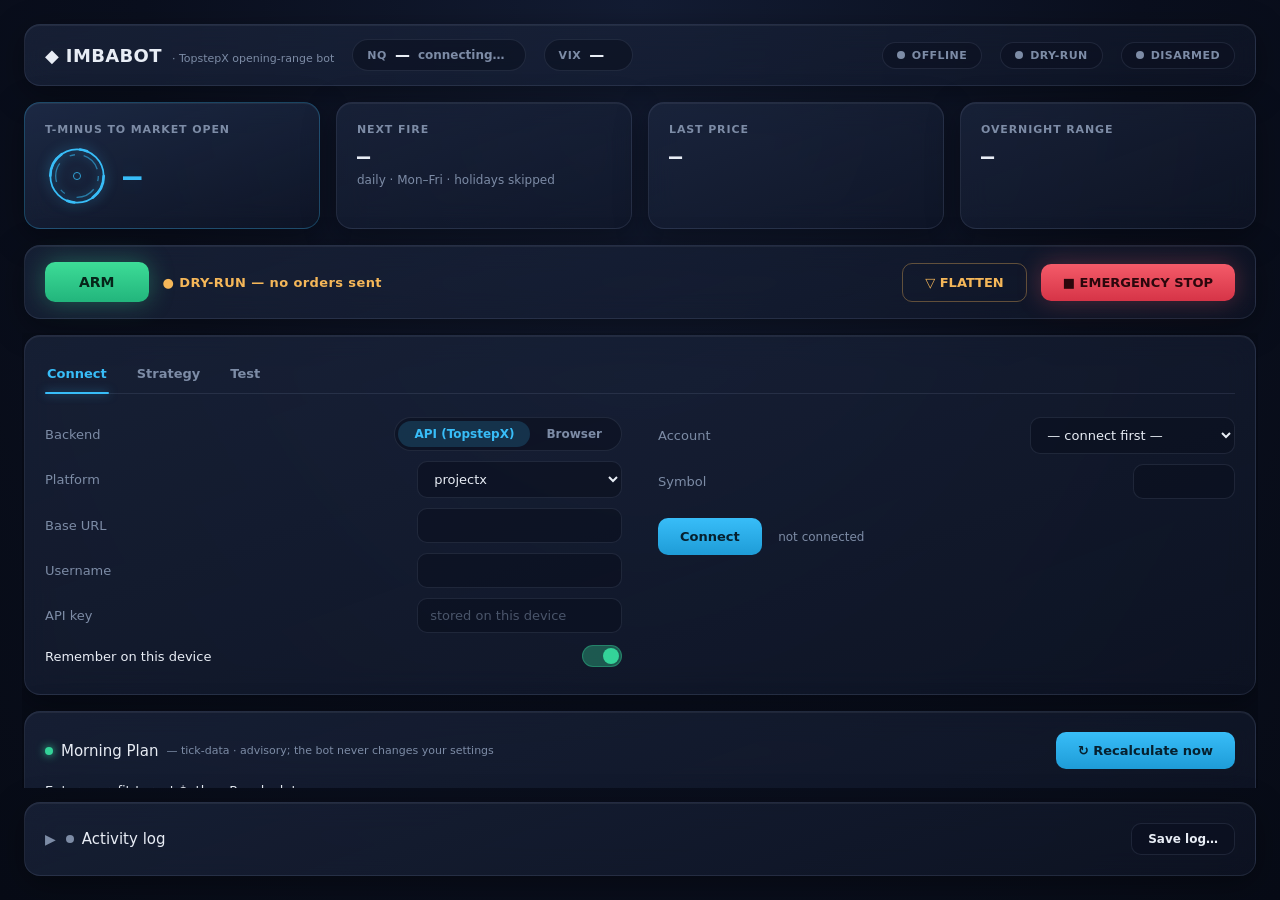
<file: imbabot/webui/static/index.html>
<!DOCTYPE html>
<html lang="en">
<head>
<meta charset="utf-8">
<title>Imbabot</title>
<link rel="stylesheet" href="style.css">
</head>
<body>
<div class="shell">

  <!-- ═══════════ Row 1 · top bar ═══════════ -->
  <header class="card topbar">
    <div class="brand">
      <span class="name">◆ IMBABOT</span>
      <span class="ver" id="ver">· TopstepX opening-range bot</span>
    </div>
    <div class="tick">
      <span class="sym" id="nq-sym">NQ</span>
      <span class="px num" id="nq-px">—</span>
      <span class="chg flat num" id="nq-chg">
        <span class="chg-pts" id="nq-chg-pts">connecting…</span>
        <span class="chg-pct" id="nq-chg-pct"></span>
      </span>
    </div>
    <div class="tick">
      <span class="sym">VIX</span>
      <span class="px num" id="vix-px">—</span>
      <span class="chg flat num" id="vix-chg">
        <span class="chg-pts" id="vix-chg-pts"></span>
        <span class="chg-pct" id="vix-chg-pct"></span>
      </span>
    </div>
    <div class="spacer"></div>
    <span class="pill" id="pill-conn"><span class="dot gray"></span><span id="pill-conn-txt">OFFLINE</span></span>
    <span class="pill" id="pill-live"><span class="dot gray" id="pill-live-dot"></span><span id="pill-live-txt">DRY-RUN</span></span>
    <span class="pill" id="pill-armed"><span class="dot gray" id="pill-armed-dot"></span><span id="pill-armed-txt">DISARMED</span></span>
    <button id="btn-update" hidden title="A newer version is available">⬆ Update</button>
  </header>

  <!-- ═══════════ Row 2 · hero stat cards ═══════════ -->
  <section class="stats">
    <div class="card stat stat-jarvis">
      <div class="section-label">T-minus to market open</div>
      <div class="jarvis">
        <svg class="ring" viewBox="0 0 72 72" width="64" height="64" aria-hidden="true">
          <circle class="ring-base" cx="36" cy="36" r="30"/>
          <circle class="ring-spin" cx="36" cy="36" r="30"/>
          <circle class="ring-spin2" cx="36" cy="36" r="24"/>
          <circle class="ring-sweep" cx="36" cy="36" r="30" id="ring-sweep"/>
          <circle class="ring-core" cx="36" cy="36" r="4"/>
        </svg>
        <div class="value hero num" id="stat-tminus">—</div>
      </div>
    </div>
    <div class="card stat">
      <div class="section-label">Next fire</div>
      <div class="value num" id="stat-fire">—</div>
      <div class="sub" id="stat-fire-sub">daily · Mon–Fri · holidays skipped</div>
    </div>
    <div class="card stat">
      <div class="section-label">Last price</div>
      <div class="value num" id="stat-price">—</div>
    </div>
    <div class="card stat">
      <div class="section-label">Overnight range</div>
      <div class="value num" id="stat-range">—</div>
    </div>
  </section>

  <!-- ═══════════ Row 3 · action bar ═══════════ -->
  <section class="card actions">
    <button class="btn-arm" id="btn-arm">ARM</button>
    <span class="mode-note" id="mode-note">● DRY-RUN — no orders sent</span>
    <div class="spacer"></div>
    <button class="btn-flatten" id="btn-flatten">▽ FLATTEN</button>
    <button class="btn-stop" id="btn-stop">■ EMERGENCY STOP</button>
  </section>

  <!-- ═══════════ Middle region: tabs card + Morning Plan (the ONLY internal scroller) ═══════════ -->
  <main class="middle">

  <!-- ═══════════ Row 4 · tabbed main card ═══════════ -->
  <section class="card">
    <div class="tabbar">
      <button class="tab active" data-tab="connect">Connect</button>
      <button class="tab" data-tab="strategy">Strategy</button>
      <button class="tab" data-tab="test">Test</button>
    </div>

    <!-- ── Connect ── -->
    <div class="tabpane active" id="pane-connect">
      <div class="grid2">
        <div>
          <div class="field"><label>Backend</label>
            <div class="segment" id="seg-backend">
              <button data-val="api" class="active">API (TopstepX)</button>
              <button data-val="browser">Browser</button>
            </div>
          </div>
          <div class="field"><label>Platform</label>
            <select id="f-platform"><option>projectx</option><option>tradesea</option></select>
          </div>
          <div class="field"><label>Base URL</label><input type="text" id="f-base"></div>
          <div class="field"><label>Username</label><input type="text" id="f-user"></div>
          <div class="field"><label>API key</label><input type="password" id="f-key" autocomplete="off"
               placeholder="stored on this device"></div>
          <div class="toggle-row"><span>Remember on this device</span>
            <label class="switch"><input type="checkbox" id="f-remember" checked><span class="slider"></span></label>
          </div>
        </div>
        <div>
          <div class="field"><label>Account</label>
            <select id="f-account"><option value="">— connect first —</option></select>
          </div>
          <div class="field"><label>Symbol</label><input type="text" class="short" id="f-symbol"></div>
          <div style="margin-top:14px">
            <button class="btn-primary" id="btn-connect">Connect</button>
            <span style="margin-left:12px;font-size:12px" class="flat" id="conn-status">not connected</span>
          </div>
          <div class="mp-meta" id="contract-info"></div>
        </div>
      </div>
    </div>

    <!-- ── Strategy ── -->
    <div class="tabpane" id="pane-strategy">
      <div class="grid2">
        <div>
          <div class="field"><label>Entry points (±)</label><input type="number" class="short" id="f-entry" step="0.25"></div>
          <div class="field"><label>Stop-loss points <span class="hint">(bot-managed)</span></label>
            <span style="display:flex;align-items:center;gap:10px">
              <label class="switch"><input type="checkbox" id="f-botsl"><span class="slider"></span></label>
              <input type="number" class="short" id="f-sl" step="0.25">
            </span>
          </div>
          <div class="field"><label>Take-profit points <span class="hint">(bot-managed)</span></label>
            <span style="display:flex;align-items:center;gap:10px">
              <label class="switch"><input type="checkbox" id="f-bottp"><span class="slider"></span></label>
              <input type="number" class="short" id="f-tp" step="0.25">
            </span>
          </div>
          <div class="field"><label>Contracts</label><input type="number" class="short" id="f-contracts" step="1"></div>
          <div class="field"><label>Fire daily at (HH:MM:SS)</label><input type="text" class="short" id="f-daily-time"></div>
          <div style="margin-top:12px;display:flex;gap:10px;flex-wrap:wrap">
            <button class="btn-primary" id="btn-save">Save settings</button>
            <button class="btn-ghost" id="btn-daily">💾 Save &amp; arm daily (Mon–Fri)</button>
          </div>
        </div>
        <div>
          <div class="section-label" style="margin-bottom:8px">Mode</div>
          <div class="toggle-row"><span>One-Trade (auto OCO)<span class="hint">first fill cancels the other leg</span></span>
            <label class="switch"><input type="checkbox" id="f-oco"><span class="slider"></span></label>
          </div>
          <div class="toggle-row"><span>DRY-RUN (no real orders)<span class="hint">compute &amp; log only</span></span>
            <label class="switch"><input type="checkbox" id="f-dry"><span class="slider"></span></label>
          </div>
          <div class="toggle-row"><span>Stop-limit entries (cap slippage)<span class="hint">limit offset, ticks:</span></span>
            <span style="display:flex;align-items:center;gap:10px">
              <label class="switch"><input type="checkbox" id="f-stoplimit"><span class="slider"></span></label>
              <input type="number" class="short" id="f-limitoff" style="width:70px" step="1">
            </span>
          </div>
          <div class="toggle-row"><span>Use LIVE market data feed<span class="hint">off = sim data subscription</span></span>
            <label class="switch"><input type="checkbox" id="f-livedata"><span class="slider"></span></label>
          </div>
        </div>
      </div>
    </div>

    <!-- ── Test ── -->
    <div class="tabpane" id="pane-test">
      <div class="field" style="max-width:560px"><label>Test mode: fire at a custom time (instead of 9:30)</label>
        <label class="switch"><input type="checkbox" id="f-test-mode"><span class="slider"></span></label>
      </div>
      <div class="field" style="max-width:560px"><label>Fire at (HH:MM:SS, 24-hour) — your computer's clock</label>
        <input type="text" class="short" id="f-test-time">
      </div>
      <div style="margin-top:12px;display:flex;gap:10px;flex-wrap:wrap">
        <button class="btn-flatten" id="btn-fire-now">⚡ Fire TEST now</button>
        <button class="btn-ghost" id="btn-autofire">💾 Save &amp; schedule auto-fire</button>
      </div>
      <p class="mp-meta" style="max-width:640px">Use a SIM / practice account. The bot fires off your computer's
        clock in 24-hour format (7:50 PM = 19:50). Enter a time, click Save &amp; schedule, and it auto-fires
        then; or click 'Fire TEST now'. DISARM cancels. Honors dry-run.</p>
    </div>
  </section>

  <!-- ═══════════ Row 5 · Morning Plan ═══════════ -->
  <section class="card">
    <div class="card-title"><span class="dot green"></span>Morning Plan
      <span style="font-size:11px;color:var(--text-muted);font-weight:400">— tick-data · advisory; the bot never changes your settings</span>
      <div class="spacer" style="flex:1"></div>
      <button class="btn-primary" id="btn-recalc">↻ Recalculate now</button>
    </div>

    <div class="mp-summary num" id="mp-status">Enter a profit-target $, then Recalculate.</div>

    <div class="field" style="max-width:520px;margin-top:8px">
      <label>Profit target $ <span class="hint">(drives the TopStep inputs below on Recalculate; capped at 5 contracts)</span></label>
      <input type="number" class="short" id="f-mp-target" value="800">
    </div>

    <div class="mp-headline" id="mp-headline" style="margin-top:10px;display:none">➡ ENTER IN TOPSTEP</div>
    <div class="mp-cells" id="mp-cells" style="display:none">
      <div class="tile"><div class="section-label">Contracts</div><div class="value num" id="mp-ct">—</div></div>
      <div class="tile"><div class="section-label">Entry (pts)</div><div class="value num" id="mp-entry">—</div></div>
      <div class="tile green"><div class="section-label">Take-Profit</div><div class="value num" id="mp-tp">—</div></div>
      <div class="tile red"><div class="section-label">Stop-Loss</div><div class="value num" id="mp-sl">—</div></div>
    </div>

    <div class="mp-alert" id="mp-alert" style="display:none"></div>
    <div class="mp-meta" id="mp-sizing"></div>
    <div class="mp-meta" id="mp-detail"></div>
  </section>

  </main><!-- /middle -->

  <!-- ═══════════ Bottom · activity log (pinned) ═══════════ -->
  <section class="card log-card" id="log-card">
    <div class="log-head" id="log-head">
      <span class="chev">▶</span>
      <span class="card-title" style="margin:0"><span class="dot gray"></span>Activity log</span>
      <div class="spacer" style="flex:1"></div>
      <button class="btn-ghost" id="btn-savelog">Save log…</button>
    </div>
    <div class="log-body" id="log-body"></div>
  </section>

</div>
<script src="app.js"></script>
</body>
</html>
</file>
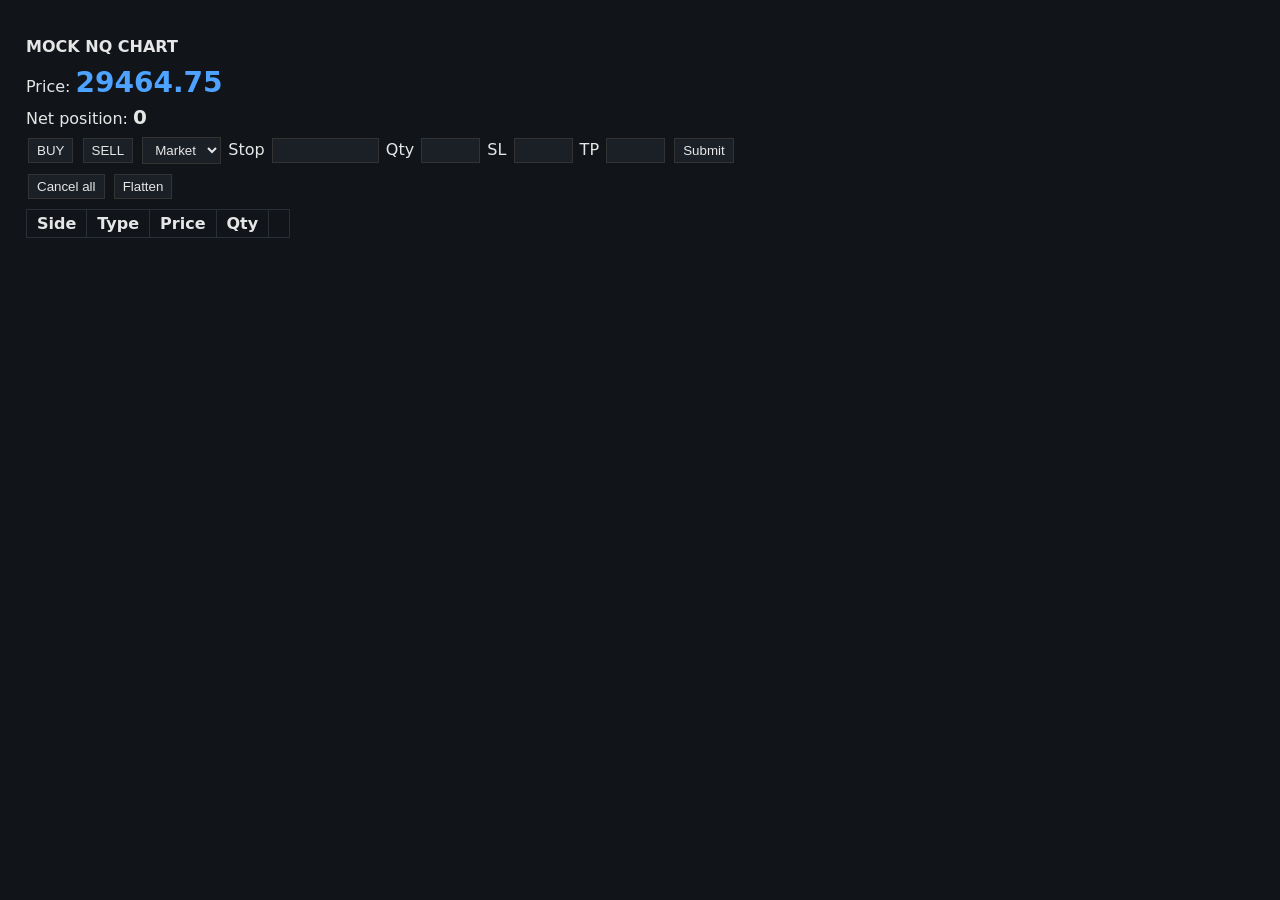
<file: imbabot/browser_mock/trader.html>
<!doctype html>
<html lang="en">
<head>
<meta charset="utf-8">
<title>Mock Trader — Imbabot browser test harness</title>
<style>
  body { font-family: system-ui, sans-serif; background:#11151a; color:#e6e6e6; padding:18px; }
  h1 { font-size:16px; } .row { margin:6px 0; }
  #price { font-size:28px; font-weight:bold; color:#4da3ff; }
  #position { font-size:20px; font-weight:bold; }
  input, select, button { padding:4px 8px; margin:2px; background:#1b2027; color:#e6e6e6; border:1px solid #333; }
  button { cursor:pointer; }
  .tab.active { background:#2d7d46; }
  table { border-collapse:collapse; margin-top:8px; } td,th { border:1px solid #2a2f36; padding:4px 10px; }
  .cancel { background:#7a2222; }
</style>
</head>
<body id="app">
  <!-- This element's presence is the "logged in / chart ready" indicator. -->
  <div id="chart">
    <h1>MOCK NQ CHART</h1>
    <div class="row">Price: <span id="price">29464.75</span></div>
    <div class="row">Net position: <span id="position">0</span></div>
  </div>

  <div class="row">
    <button id="buy-tab" class="tab" onclick="setSide('buy')">BUY</button>
    <button id="sell-tab" class="tab" onclick="setSide('sell')">SELL</button>
    <select id="order-type"><option>Market</option><option>Stop</option><option>Limit</option></select>
    Stop <input id="stop-price" size="10">
    Qty <input id="quantity" size="4">
    SL <input id="sl-points" size="4">
    TP <input id="tp-points" size="4">
    <button id="submit" onclick="submitOrder()">Submit</button>
  </div>

  <div class="row">
    <button id="cancel-all" onclick="cancelAll()">Cancel all</button>
    <button id="flatten" onclick="flatten()">Flatten</button>
  </div>

  <table id="orders">
    <thead><tr><th>Side</th><th>Type</th><th>Price</th><th>Qty</th><th></th></tr></thead>
    <tbody id="orders-body"></tbody>
  </table>

<script>
  let side = 'buy';
  function setSide(s){ side = s;
    document.getElementById('buy-tab').classList.toggle('active', s==='buy');
    document.getElementById('sell-tab').classList.toggle('active', s==='sell'); }

  function submitOrder(){
    const price = document.getElementById('stop-price').value;
    const qty   = document.getElementById('quantity').value;
    const type  = document.getElementById('order-type').value;
    const tr = document.createElement('tr');
    tr.className = 'order';
    tr.dataset.side = side; tr.dataset.price = price; tr.dataset.qty = qty;
    tr.innerHTML = `<td>${side.toUpperCase()}</td><td>${type}</td>`
                 + `<td class="px">${price}</td><td>${qty}</td>`
                 + `<td><button class="cancel" onclick="this.closest('tr').remove()">x</button></td>`;
    document.getElementById('orders-body').appendChild(tr);
  }

  function cancelAll(){ document.getElementById('orders-body').innerHTML=''; }
  function flatten(){ document.getElementById('position').textContent='0'; cancelAll(); }

  // Test hook: pretend a side's entry filled -> set net position and remove that entry row
  // (its bracket would now be live; the OPPOSITE entry must be cancelled by the bot).
  window.simulateFill = function(s){
    const rows = [...document.querySelectorAll('tr.order')].filter(r => r.dataset.side === s);
    if(!rows.length) return;
    const qty = parseInt(rows[0].dataset.qty || '0', 10);
    document.getElementById('position').textContent = (s==='buy' ? qty : -qty).toString();
    rows.forEach(r => r.remove());   // entry becomes a position
  };
</script>
</body>
</html>
</file>
<file: imbabot/webui/static/style.css>
/* ============================================================================
   Imbabot — Glass Fintech Dashboard
   Design tokens first; every component consumes the tokens.
   ========================================================================== */

:root {
  /* palette */
  --bg-deep: #0A0F1E;
  --card-hi: rgba(30, 41, 66, 0.65);
  --card-lo: rgba(17, 24, 42, 0.55);
  --text: #E8EDF5;
  --text-muted: #7D8CA6;
  --border: rgba(148, 163, 196, 0.14);
  --border-bright: rgba(148, 163, 196, 0.30);
  --green: #34D399;
  --red: #F45B69;
  --amber: #F5B759;
  --cyan: #38BDF8;
  /* semantic tinted tiles */
  --green-tile-bg: rgba(52, 211, 153, 0.08);
  --green-tile-bd: rgba(52, 211, 153, 0.35);
  --red-tile-bg: rgba(244, 91, 105, 0.08);
  --red-tile-bd: rgba(244, 91, 105, 0.35);
  --amber-tile-bg: rgba(245, 183, 89, 0.10);
  --amber-tile-bd: rgba(245, 183, 89, 0.35);
  --cyan-tile-bg: rgba(56, 189, 248, 0.08);
  --cyan-tile-bd: rgba(56, 189, 248, 0.35);
  /* inputs */
  --input-bg: rgba(10, 15, 30, 0.6);
  --focus-ring: 0 0 0 3px rgba(56, 189, 248, 0.15);
  /* shape + rhythm */
  --radius-card: 16px;
  --radius-ctl: 10px;
  --gap: 16px;
  --pad-card: 20px;
  --font: 'Inter', 'Segoe UI Variable', 'Segoe UI', system-ui, sans-serif;
  --mono: 'Cascadia Mono', Consolas, ui-monospace, monospace;
}

* { box-sizing: border-box; margin: 0; padding: 0; }

html, body { height: 100%; }

body {
  font-family: var(--font);
  color: var(--text);
  background: radial-gradient(ellipse at top, #131C33 0%, #0A0F1E 55%, #070B16 100%) fixed;
  padding: 24px;
  font-size: 14px;
  -webkit-font-smoothing: antialiased;
  /* the WINDOW never scrolls: regions manage their own overflow */
  height: 100vh;
  overflow: hidden;
}

.num { font-variant-numeric: tabular-nums; }

/* ---------------------------------------------------------------- glass card */
.card {
  background: linear-gradient(160deg, var(--card-hi), var(--card-lo));
  -webkit-backdrop-filter: blur(14px);
  backdrop-filter: blur(14px);
  border: 1px solid var(--border);
  border-radius: var(--radius-card);
  box-shadow: 0 8px 32px rgba(0, 0, 0, 0.35), inset 0 1px 0 rgba(255, 255, 255, 0.06);
  padding: var(--pad-card);
  transition: border-color 150ms ease;
}
.card:hover { border-color: var(--border-bright); }

.card-title {
  display: flex;
  align-items: center;
  gap: 8px;
  font-size: 15px;
  font-weight: 500;
  margin-bottom: 14px;
}

.section-label {
  font-size: 11px;
  text-transform: uppercase;
  letter-spacing: 0.08em;
  color: var(--text-muted);
  font-weight: 600;
}

/* glowing status dot */
.dot {
  width: 8px; height: 8px; border-radius: 50%;
  background: currentColor;
  box-shadow: 0 0 8px currentColor;
  flex: none;
}
.dot.green { color: var(--green); }
.dot.red { color: var(--red); }
.dot.gray { color: var(--text-muted); box-shadow: none; }
.dot.pulse { animation: pulse 2s ease-in-out infinite; }
@keyframes pulse {
  0%, 100% { opacity: 1; box-shadow: 0 0 8px currentColor; }
  50% { opacity: 0.45; box-shadow: 0 0 3px currentColor; }
}

/* ---------------------------------------------------------------- layout grid */
/* Vertical budget: topbar / stats / actions are natural height; .middle takes the
   remaining space and is the ONLY internal scroller; the log pins to the bottom. */
.shell {
  display: flex; flex-direction: column; gap: var(--gap);
  max-width: 1440px; margin: 0 auto;
  height: 100%; min-height: 0;
}
.middle {
  flex: 1 1 auto; min-height: 0;
  overflow-y: auto;
  display: flex; flex-direction: column; gap: var(--gap);
  /* keep card glows/borders unclipped while scrolling */
  padding: 2px;
  margin: -2px;
}

.topbar {
  display: flex; flex-wrap: wrap; align-items: center;
  gap: 12px 18px; row-gap: 10px;
  padding: 14px var(--pad-card);
  flex: none;
}
.brand { display: flex; align-items: baseline; gap: 10px; }
.brand .name { font-size: 18px; font-weight: 700; letter-spacing: 0.02em; }
.brand .ver { font-size: 11px; color: var(--text-muted); }
.topbar .spacer { flex: 1; }

/* ticker chips */
.tick {
  display: flex; align-items: center; gap: 8px;
  background: rgba(10, 15, 30, 0.55);
  border: 1px solid var(--border);
  border-radius: 999px;
  padding: 6px 14px;
}
.tick .sym { font-size: 11px; font-weight: 700; color: var(--text-muted); letter-spacing: 0.05em; }
.tick .px { font-size: 15px; font-weight: 700; }
/* change readout: SYM · price · points · (%) — everything on ONE line, left to right */
.tick .chg { display: flex; flex-direction: row; align-items: baseline; gap: 6px; }
.tick .chg-pts { font-size: 12px; font-weight: 700; }
.tick .chg-pct { font-size: 12px; font-weight: 600; opacity: 0.9; }
.up { color: var(--green); }
.down { color: var(--red); }
.flat { color: var(--text-muted); }

#btn-update {
  margin-left: 10px; padding: 6px 14px; border-radius: 999px; cursor: pointer;
  font: inherit; font-size: 13px; font-weight: 600; color: #04121f;
  background: linear-gradient(180deg, #48d18a, #2fb673); border: none;
  box-shadow: 0 2px 10px rgba(47,182,115,.35);
}
#btn-update:hover { filter: brightness(1.07); }
#btn-update:disabled { opacity: .6; cursor: default; }

/* status pills */
.pill {
  display: inline-flex; align-items: center; gap: 7px;
  border-radius: 999px;
  padding: 6px 14px;
  font-size: 11px; font-weight: 700; letter-spacing: 0.04em;
  border: 1px solid var(--border);
  background: rgba(10, 15, 30, 0.5);
  color: var(--text-muted);
}
.pill.ok { background: var(--green-tile-bg); border-color: var(--green-tile-bd); color: var(--green); }
.pill.bad { background: var(--red-tile-bg); border-color: var(--red-tile-bd); color: var(--red); }
.pill.warn { background: var(--amber-tile-bg); border-color: var(--amber-tile-bd); color: var(--amber); }

/* ------------------------------------------------------------- hero stat row */
/* minmax(0,1fr): tracks may shrink below content width; children truncate, never overflow */
.stats { display: grid; grid-template-columns: repeat(4, minmax(0, 1fr)); gap: var(--gap); flex: none; }
.stats .card { min-width: 0; }
.stat .section-label { margin-bottom: 8px; }
.stat .value {
  font-size: clamp(17px, 1.7vw, 26px);
  font-weight: 700; font-family: var(--mono);
  white-space: nowrap; overflow: hidden; text-overflow: ellipsis;
}
.stat .value.hero {
  font-size: clamp(22px, 2.4vw, 34px);
  color: var(--cyan); text-shadow: 0 0 24px rgba(56,189,248,.25);
}
.stat .sub { margin-top: 4px; font-size: 12px; color: var(--text-muted);
  white-space: nowrap; overflow: hidden; text-overflow: ellipsis; }

/* Jarvis countdown: animated arc-reactor ring beside the digits */
.stat-jarvis {
  background: linear-gradient(160deg, rgba(36, 52, 84, 0.72), rgba(17, 24, 42, 0.55));
  border-color: rgba(56, 189, 248, 0.28);
}
.jarvis { display: flex; align-items: center; gap: 14px; }
.ring { flex: none; filter: drop-shadow(0 0 6px rgba(56, 189, 248, 0.55)); }
.ring circle { fill: none; stroke: var(--cyan); }
.ring-base { stroke: rgba(56, 189, 248, 0.18); stroke-width: 2; }
.ring-core { fill: var(--cyan); stroke: none; opacity: 0.9; }
.ring-spin {
  stroke-width: 3; stroke-linecap: round;
  stroke-dasharray: 28 22 8 36;               /* uneven HUD segments */
  transform-origin: 50% 50%;
  animation: spin 8s linear infinite;
}
.ring-spin2 {
  stroke-width: 1.5; opacity: 0.55;
  stroke-dasharray: 6 10 22 14;
  transform-origin: 50% 50%;
  animation: spin 5s linear infinite reverse;
}
.ring-sweep {
  stroke-width: 3; stroke-linecap: round; opacity: 0.9;
  stroke-dasharray: 188.5;                    /* 2πr, r=30 */
  stroke-dashoffset: 188.5;
  transform: rotate(-90deg);                  /* start at 12 o'clock */
  transform-origin: 50% 50%;
  transition: stroke-dashoffset 0.9s linear;
}
@keyframes spin {
  from { transform: rotate(0deg); }
  to { transform: rotate(360deg); }
}

/* --------------------------------------------------------------- action bar */
.actions { display: flex; align-items: center; gap: 14px; padding: 16px var(--pad-card); flex: none; }
.actions .mode-note { font-size: 13px; font-weight: 600; color: var(--amber); letter-spacing: 0.03em; }
.actions .spacer { flex: 1; }

button {
  font-family: var(--font);
  border: none;
  border-radius: var(--radius-ctl);
  font-size: 13px; font-weight: 600;
  padding: 11px 22px;
  cursor: pointer;
  color: #06251a;
  transition: filter 150ms ease, transform 150ms ease, box-shadow 150ms ease;
}
button:hover { filter: brightness(1.1); transform: translateY(-1px); }
button:active { transform: translateY(0); }

.btn-arm {
  background: linear-gradient(180deg, #3DDC97, #22B57C);
  box-shadow: 0 0 24px rgba(61, 220, 151, 0.35);
  font-size: 14px; padding: 12px 34px;
}
.btn-stop {
  background: linear-gradient(180deg, #F45B69, #D63447);
  color: #2b070c;
  box-shadow: 0 0 24px rgba(244, 91, 105, 0.30);
}
.btn-flatten {
  background: transparent;
  border: 1px solid var(--amber-tile-bd);
  color: var(--amber);
}
.btn-flatten:hover { background: var(--amber-tile-bg); }
.btn-primary { background: linear-gradient(180deg, #38BDF8, #1E9CD7); color: #06202e; }
.btn-ghost {
  background: rgba(10, 15, 30, 0.5);
  border: 1px solid var(--border);
  color: var(--text);
  padding: 8px 16px; font-size: 12px;
}

/* ------------------------------------------------------------------- tabs */
.tabbar { display: flex; gap: 26px; border-bottom: 1px solid var(--border); margin-bottom: 18px; }
.tab {
  background: none; border: none; box-shadow: none;
  color: var(--text-muted); font-size: 13px; font-weight: 600;
  padding: 10px 2px 12px;
  border-radius: 0;
  position: relative;
}
.tab:hover { color: var(--text); transform: none; filter: none; }
.tab.active { color: var(--cyan); }
.tab.active::after {
  content: ""; position: absolute; left: 0; right: 0; bottom: -1px; height: 2px;
  background: var(--cyan); border-radius: 2px;
  box-shadow: 0 0 10px rgba(56, 189, 248, 0.6);
}
.tabpane { display: none; }
.tabpane.active { display: block; }

/* ----------------------------------------------------------------- forms */
.grid2 { display: grid; grid-template-columns: repeat(2, minmax(0, 1fr)); gap: 10px 36px; }
.grid2 > * { min-width: 0; }
.field { display: flex; align-items: center; justify-content: space-between; gap: 14px; padding: 5px 0; }
.field > label { font-size: 13px; color: var(--text-muted); min-width: 0; flex: 1 1 auto; }
input[type="text"], input[type="password"], input[type="number"], select {
  font-family: var(--font);
  background: var(--input-bg);
  border: 1px solid var(--border);
  border-radius: var(--radius-ctl);
  color: var(--text);
  font-size: 13px;
  padding: 9px 12px;
  width: clamp(140px, 16vw, 230px);   /* fluid — shrinks with the window, never overflows */
  min-width: 0;
  outline: none;
  transition: border-color 150ms ease, box-shadow 150ms ease;
}
input:focus, select:focus { border-color: var(--cyan); box-shadow: var(--focus-ring); }
input.short { width: clamp(78px, 8vw, 110px); }
input::placeholder { color: rgba(125, 140, 166, 0.55); }

/* iOS-style toggle */
.switch { position: relative; display: inline-block; width: 40px; height: 22px; flex: none; }
.switch input { opacity: 0; width: 0; height: 0; }
.slider {
  position: absolute; inset: 0; cursor: pointer;
  background: rgba(125, 140, 166, 0.25);
  border: 1px solid var(--border);
  border-radius: 999px;
  transition: background 150ms ease;
}
.slider::before {
  content: ""; position: absolute; width: 16px; height: 16px; left: 2px; top: 2px;
  background: var(--text-muted); border-radius: 50%;
  transition: transform 150ms ease, background 150ms ease;
}
.switch input:checked + .slider { background: rgba(52, 211, 153, 0.35); border-color: var(--green-tile-bd); }
.switch input:checked + .slider::before { transform: translateX(18px); background: var(--green); }

.toggle-row { display: flex; align-items: center; justify-content: space-between; gap: 12px; padding: 7px 0; }
.toggle-row > span { font-size: 13px; color: var(--text); }
.toggle-row .hint { display: block; font-size: 11px; color: var(--text-muted); margin-top: 2px; }

/* segmented control (radio groups) */
.segment {
  display: inline-flex; background: rgba(10, 15, 30, 0.6);
  border: 1px solid var(--border); border-radius: 999px; padding: 3px;
}
.segment button {
  background: none; color: var(--text-muted);
  border-radius: 999px; padding: 6px 16px; font-size: 12px;
  box-shadow: none;
}
.segment button:hover { transform: none; }
.segment button.active { background: rgba(56, 189, 248, 0.18); color: var(--cyan); }

/* ------------------------------------------------------- semantic stat tiles */
.mp-cells {
  display: grid;
  grid-template-columns: repeat(4, minmax(0, 1fr));
  gap: 12px; margin: 14px 0 10px;
  max-width: 760px;
}
.mp-cells > * { min-width: 0; }
.tile {
  border-radius: 12px;
  padding: 14px 16px;
  background: rgba(10, 15, 30, 0.5);
  border: 1px solid var(--border);
}
.tile .section-label { margin-bottom: 6px; white-space: nowrap; overflow: hidden; text-overflow: ellipsis; }
.tile .value { font-size: clamp(16px, 1.6vw, 24px); font-weight: 700; font-family: var(--mono);
  white-space: nowrap; overflow: hidden; text-overflow: ellipsis; }
.tile.green { background: var(--green-tile-bg); border-color: var(--green-tile-bd); }
.tile.green .value { color: var(--green); }
.tile.red { background: var(--red-tile-bg); border-color: var(--red-tile-bd); }
.tile.red .value { color: var(--red); }

.mp-headline { font-size: 15px; font-weight: 700; color: var(--green); letter-spacing: 0.02em; }
.mp-headline.notrade { color: var(--red); }
.mp-alert {
  margin-top: 10px; padding: 10px 14px; border-radius: 10px;
  background: var(--amber-tile-bg); border: 1px solid var(--amber-tile-bd);
  color: var(--amber); font-size: 13px; font-weight: 600;
}
.mp-meta { margin-top: 10px; font-size: 12.5px; color: var(--text-muted); line-height: 1.55; }
.mp-summary { font-size: 13px; color: var(--text); margin-top: 6px; }

/* ------------------------------------------------------------------ log */
.log-head { display: flex; align-items: center; gap: 10px; cursor: pointer; }
.log-head .chev { transition: transform 150ms ease; color: var(--text-muted); }
.log-card.open .chev { transform: rotate(90deg); }
.log-card { flex: none; }
.log-body {
  display: none;
  margin-top: 12px;
  background: var(--input-bg);
  border: 1px solid var(--border);
  border-radius: var(--radius-ctl);
  font-family: var(--mono);
  font-size: 12px;
  line-height: 1.65;
  color: var(--text);
  padding: 12px 14px;
  height: clamp(110px, 18vh, 200px);   /* scales with window height */
  overflow-y: auto;
  white-space: pre-wrap;
}
.log-card.open .log-body { display: block; }
.log-line .t { color: var(--text-muted); }
.log-line.warn { color: var(--amber); }
.log-line.error { color: var(--red); }

/* scrollbars (Chromium) */
::-webkit-scrollbar { width: 10px; }
::-webkit-scrollbar-track { background: transparent; }
::-webkit-scrollbar-thumb { background: rgba(125, 140, 166, 0.25); border-radius: 999px; }
::-webkit-scrollbar-thumb:hover { background: rgba(125, 140, 166, 0.45); }

/* ------------------------------------------------------------- breakpoints */
/* <=1100px: stats + Morning-Plan tiles 2x2; tab forms single-column */
@media (max-width: 1100px) {
  .stats { grid-template-columns: repeat(2, minmax(0, 1fr)); }
  .mp-cells { grid-template-columns: repeat(2, minmax(0, 1fr)); max-width: 480px; }
  .grid2 { grid-template-columns: minmax(0, 1fr); }
}
/* <=800px: single column (below the window minimum; kept for completeness) */
@media (max-width: 800px) {
  .stats { grid-template-columns: minmax(0, 1fr); }
  .actions { flex-wrap: wrap; }
}
</file>
